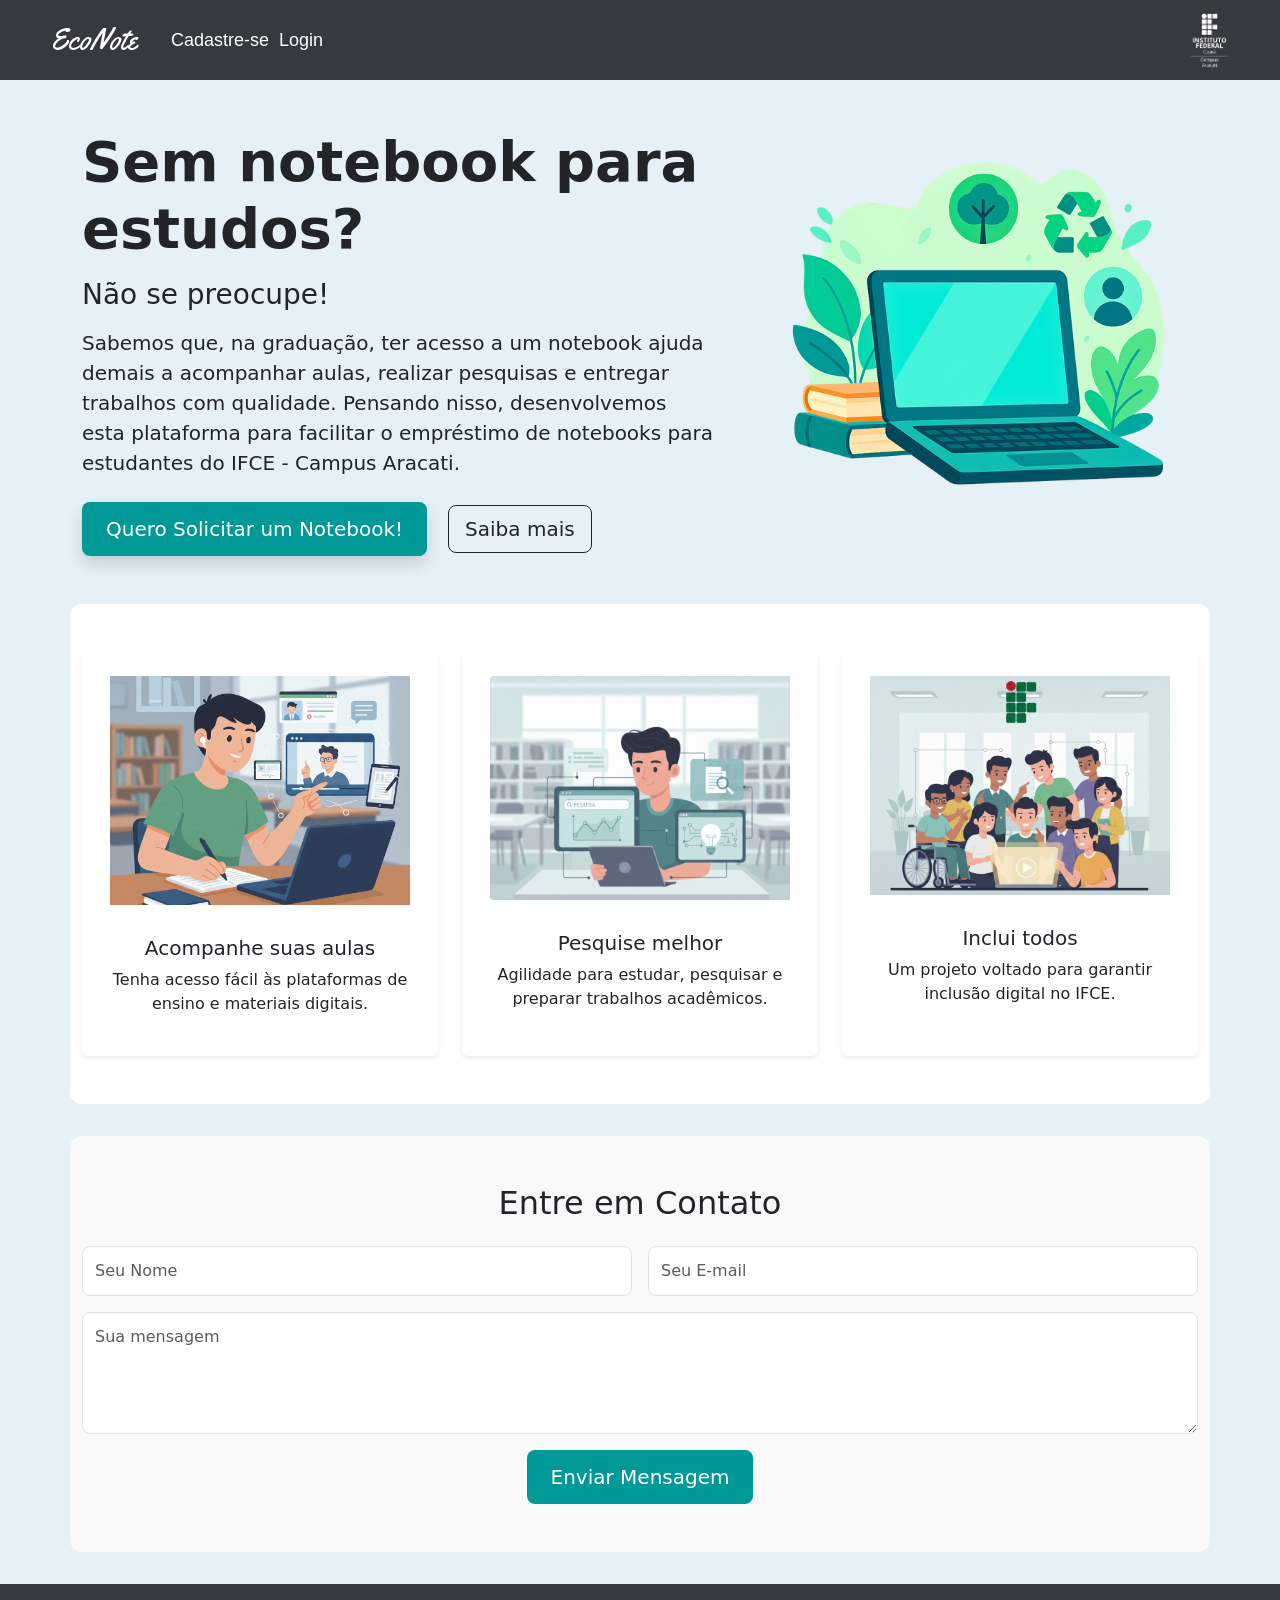
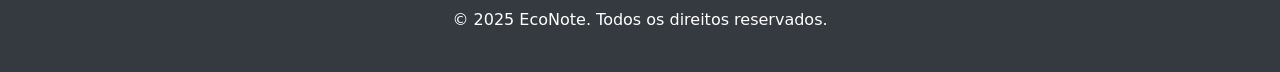
<file: landing-page-1/index.html>
<!DOCTYPE html>
<html lang="pt-br">
<head>
    <meta charset="UTF-8">
    <meta name="viewport" content="width=device-width, initial-scale=1.0">
    <title>EcoNote - Conectando para a Inclusão Digital</title>

    <link href="https://fonts.googleapis.com/css2?family=Yellowtail&display=swap" rel="stylesheet">

    <!-- Bootstrap -->
    <link href="https://cdn.jsdelivr.net/npm/bootstrap@5.3.3/dist/css/bootstrap.min.css" rel="stylesheet">

    <link rel="stylesheet" href="css/style.css">

    <link rel="icon" href="img/favicon.ico" type="image/x-icon">
</head>
<body>


    <header class="container-fluid navbar-custom">
        <div class="d-flex justify-content-between align-items-center">
            <div class="d-flex align-items-center">
                <a href="index.html" class="navbar-econote me-4">EcoNote</a>
                <a href="https://g4b1brandao.pythonanywhere.com/cadastro/" class="nav-link-btn">Cadastre-se</a>
                <a href="https://g4b1brandao.pythonanywhere.com/login/" class="nav-link-btn">Login</a>
            </div>
            <div class="d-flex align-items-center">
                <img src="assets/logoif.png" alt="Logo IF" style="height: 60px;">
            </div>
        </div>
    </header>

    <main class="container py-5 d-flex align-items-center">
    <div class="row g-5 align-items-center">    
        <div class="col-md-7">
        <h1 class="fw-bold display-4 mb-3">Sem notebook para estudos?</h1>
        <h3 class="mb-3">Não se preocupe!</h3>
        <p class="lead">
            Sabemos que, na graduação, ter acesso a um notebook ajuda <b>demais</b> a acompanhar aulas, realizar pesquisas e entregar trabalhos com qualidade.
            Pensando nisso, desenvolvemos esta plataforma para facilitar o empréstimo de notebooks para estudantes do IFCE - Campus Aracati.
        </p>
        <div class="mt-4">
            <a href="https://g4b1brandao.pythonanywhere.com" class="btn btn-butao btn-lg me-3 shadow">
            Quero Solicitar um Notebook!
            </a>
            <a href="#contato" class="btn btn-outline-dark btn-lg">
            Saiba mais
            </a>
        </div>
        </div>
        <div class="col-md-5 text-center">
        <img src="assets/pc1.png" alt="EcoNote Imagem" class="hero-img img-fluid">
        </div>
    </div>
    </main>

    <section class="container py-5">
    <div class="row g-4 text-center">
        <div class="col-md-4">
        <div class="card border-0 shadow-sm p-4 h-100">
            <img src="assets/img1.png" alt="Acompanhe suas aulas" class="benefit-img mx-auto">
            <h5 class="mt-3">Acompanhe suas aulas</h5>
            <p>Tenha acesso fácil às plataformas de ensino e materiais digitais.</p>
        </div>
        </div>
        <div class="col-md-4">
        <div class="card border-0 shadow-sm p-4 h-100">
            <img src="assets/img2.png" alt="Pesquise melhor" class="benefit-img mx-auto">
            <h5 class="mt-3">Pesquise melhor</h5>
            <p>Agilidade para estudar, pesquisar e preparar trabalhos acadêmicos.</p>
        </div>
        </div>
        <div class="col-md-4">
        <div class="card border-0 shadow-sm p-4 h-100">
            <img src="assets/img3.png" alt="Inclui todos" class="benefit-img mx-auto">
            <h5 class="mt-3">Inclui todos</h5>
            <p>Um projeto voltado para garantir inclusão digital no IFCE.</p>
        </div>
        </div>
    </div>
    </section>


    <!-- Formulário de contato -->
    <section class="container py-5" id="contato">
        <h2 class="text-center mb-4">Entre em Contato</h2>
        <form class="row g-3">
            <div class="col-md-6">
                <input type="text" class="form-control" placeholder="Seu Nome" required>
            </div>
            <div class="col-md-6">
                <input type="email" class="form-control" placeholder="Seu E-mail" required>
            </div>
            <div class="col-12">
                <textarea class="form-control" rows="4" placeholder="Sua mensagem" required></textarea>
            </div>
            <div class="col-12 text-center">
                <button type="submit" class="btn btn-butao btn-lg">Enviar Mensagem</button>
            </div>
        </form>
    </section>

    <footer class="container-fluid text-center p-4 text-white">
        <p>&copy; 2025 EcoNote. Todos os direitos reservados.</p>
    </footer>

    <!-- Bootstrap JS -->
    <script src="https://cdn.jsdelivr.net/npm/bootstrap@5.3.3/dist/js/bootstrap.bundle.min.js"></script>
</body>
</html>
</file>
<file: landing-page-1/css/style.css>
html, body {
    height: 100%;
    margin: 0;
    background:  #e6f0f7;
}

.navbar-econote {
    font-family: 'Yellowtail', cursive;
    font-size: 1.8rem; 
    color: white;
    text-decoration: none;
}

.navbar-custom {
    background-color: #343a40; 
    color: white;
    padding: 10px 40px;
    font-family: Arial, sans-serif; 
    font-size: 18px;
    font-weight: bold;
}

.navbar-custom a {
    color: white;
    text-decoration: none;
    margin-left: 10px;
    font-weight: normal;
}

.navbar-custom a:hover {
    color: #ddd; 
}

.hero-img {
    max-width: 90%;
    margin-top: -20px; 
}

@media (max-width: 768px) {
    .hero-img {
        margin-top: 0;
        max-width: 100%;
    }
}

.btn-butao {
    background-color: #009997;
    color: white;
    border: none;
    border-radius: 8px;
    padding: 12px 24px;
    transition: 0.3s;
}

.btn-butao:hover {
    background-color: #00796b;
    color: #fff;
    transform: scale(1.05);
}

.benefit-img {
    max-width: 300px;   
    height: auto;       
    margin-bottom: 15px;
    transition: transform 0.3s ease;
}

.benefit-img:hover {
    transform: scale(1.1);
}


.benefit-img:hover {
    transform: scale(1.1); /* zoom suave ao passar o mouse */
}


section {
    background-color: #fff;
    border-radius: 12px;
    margin-bottom: 2rem;
    padding: 2rem;
}

section:nth-of-type(even) {
    background-color: #f9f9f9;
}

form .form-control {
    border-radius: 8px;
    padding: 12px;
}

footer {
    background-color: #343a40; 
    color: #f8f9fa; 
}

footer a {
    text-decoration: none;
}

footer a:hover {
    text-decoration: underline;
}

@media (max-width: 576px) {
    h1 { font-size: 1.8rem; }
    h2, h3 { font-size: 1.2rem; }
    p { font-size: 0.9rem; line-height: 1.4; }

    .btn {
        font-size: 0.9rem;
        padding: 8px 12px;
        display: block;
        margin: 10px auto;
    }

    .navbar-custom {
        font-size: 14px;
        padding: 4px 10px;
    }

    img {
        max-width: 100%;
        height: auto;
    }
}
</file>
